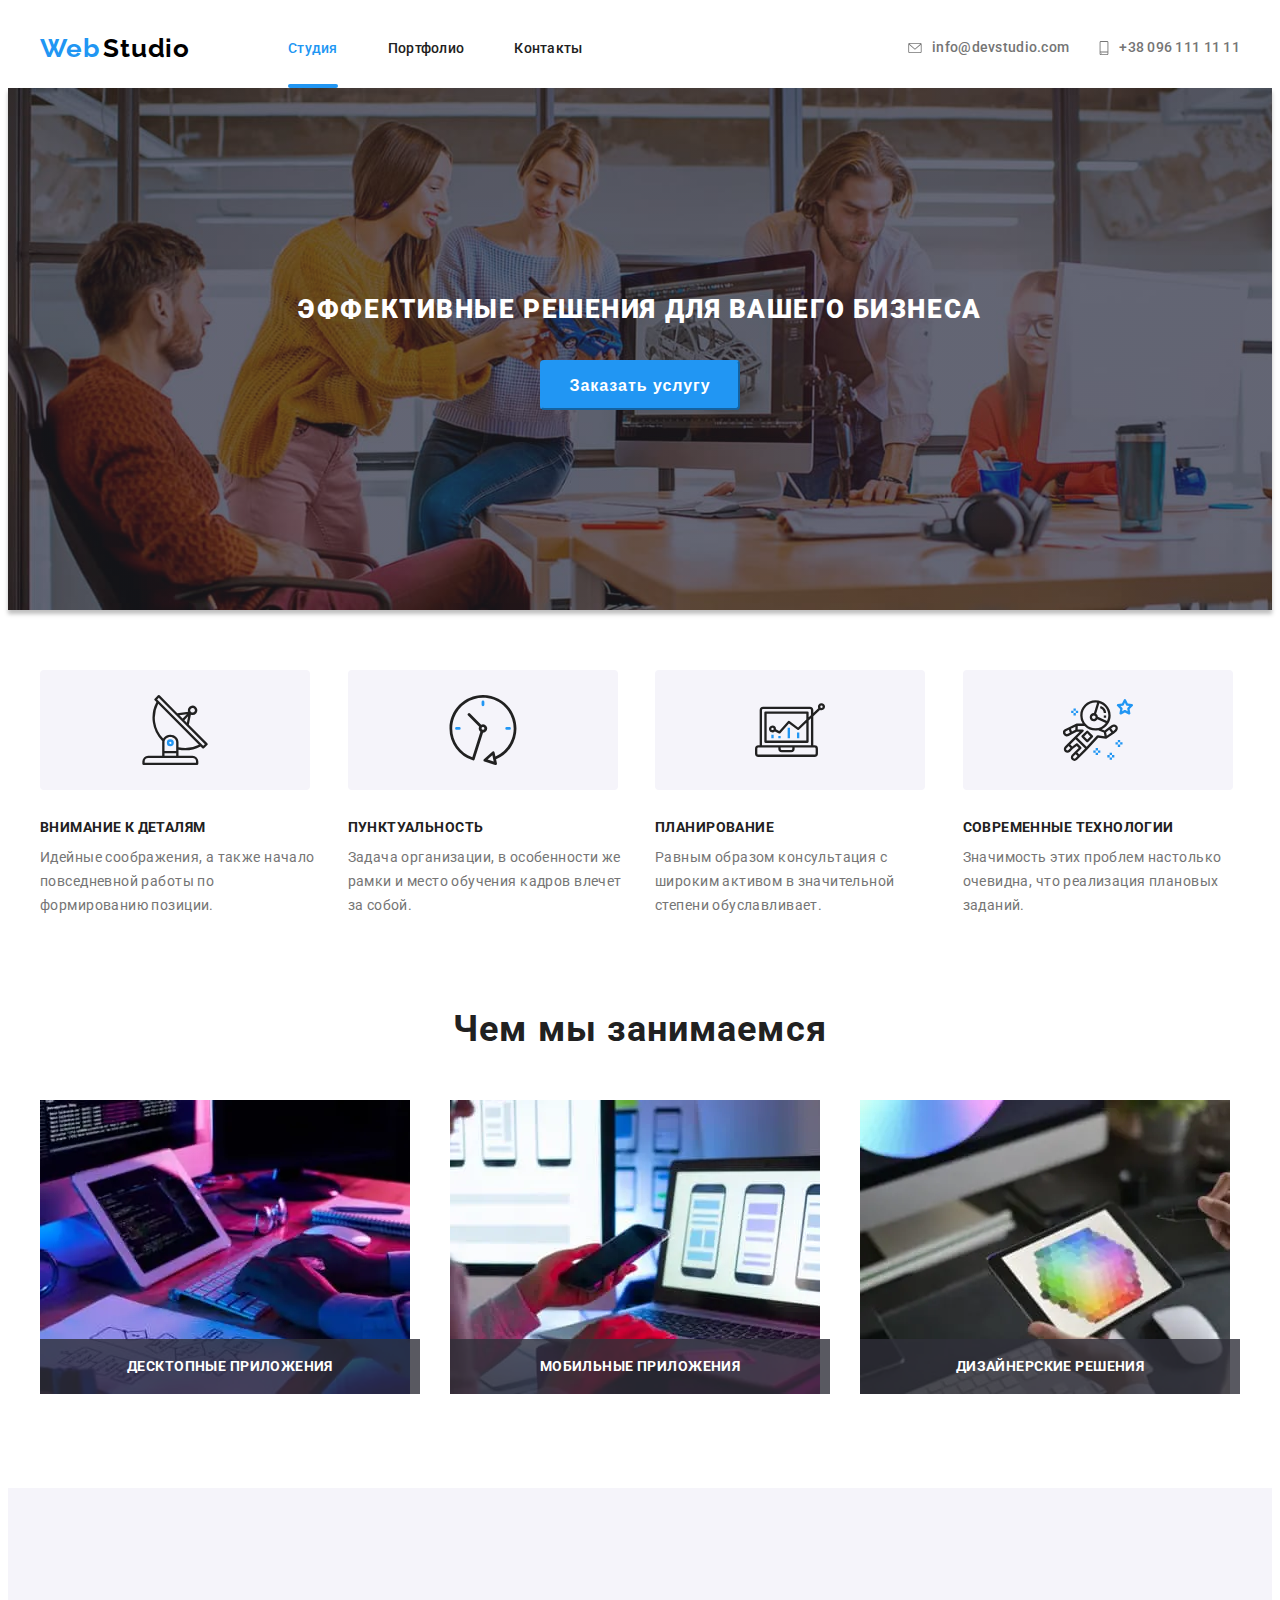
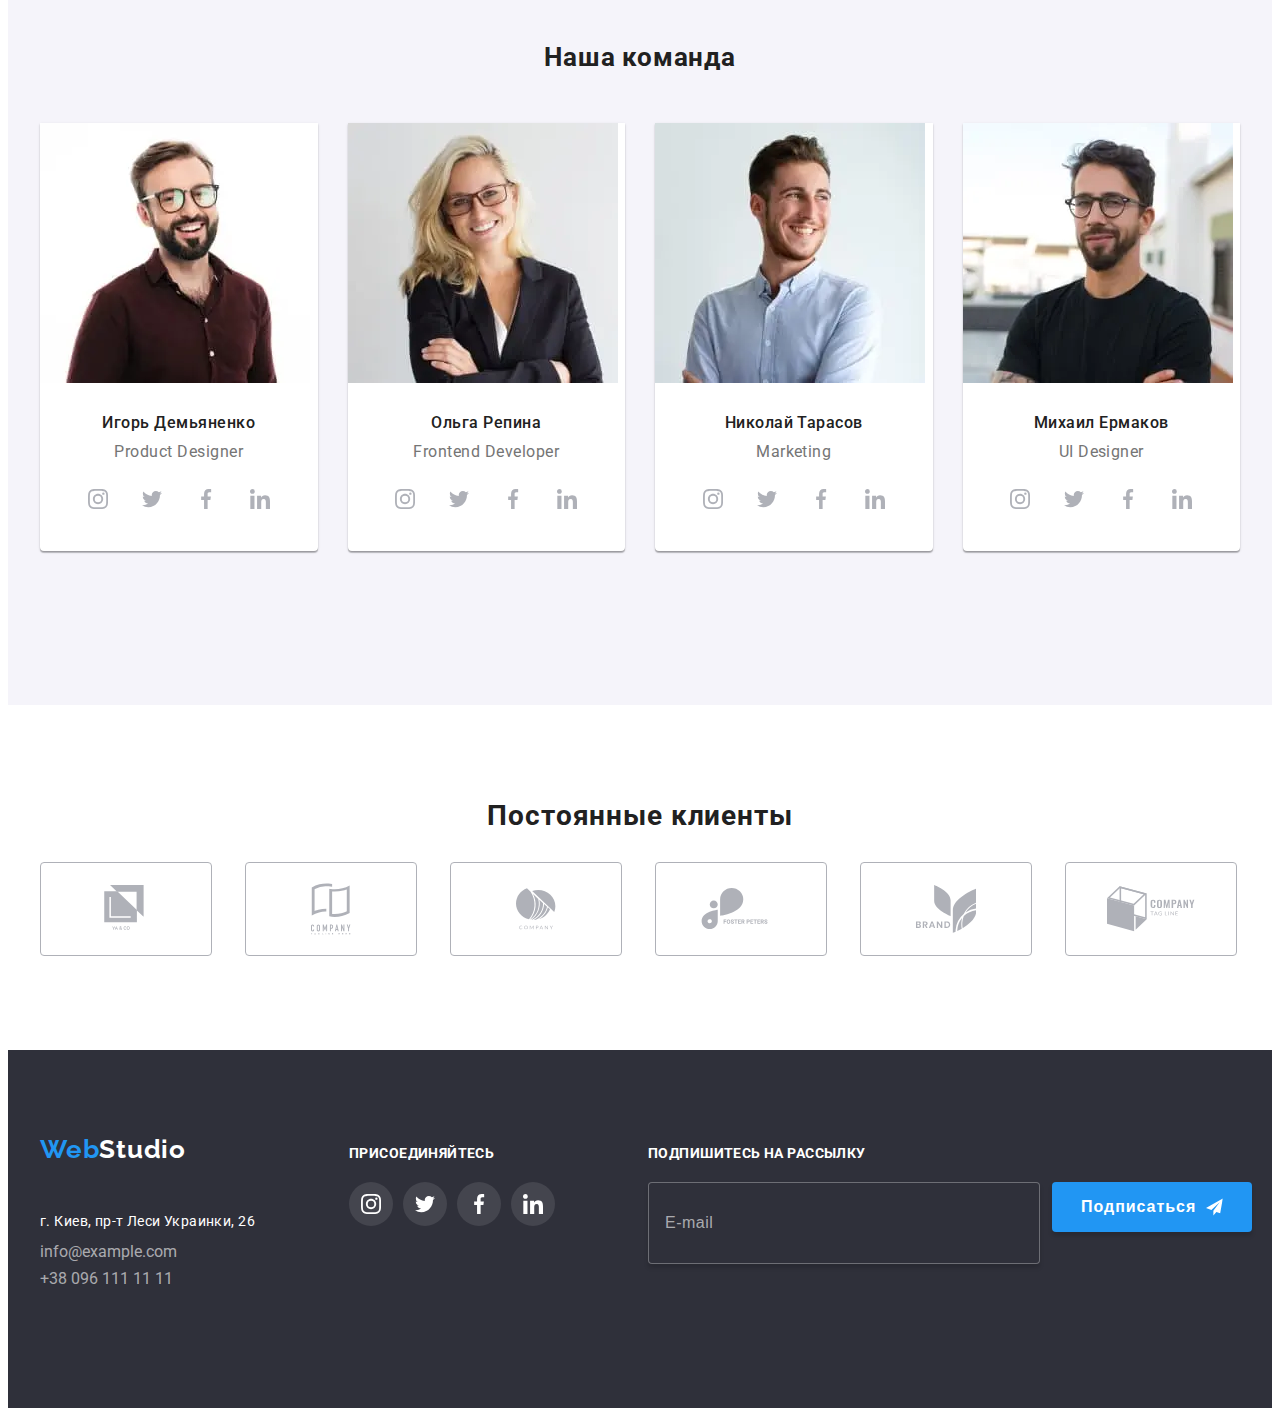
<file: index.html>
<!DOCTYPE html>
<html lang="ru">
  <head>
    <meta charset="UTF-8" />
    <meta http-equiv="X-UA-Compatible" content="IE=edge" />
    <meta name="viewport" content="width=device-width, initial-scale=1.0" />
    <link rel="preconnect" href="https://fonts.gstatic.com" />
    <link
      href="https://fonts.googleapis.com/css2?family=Raleway:wght@700&family=Roboto:wght@400;500;700;900&display=swap"
      rel="stylesheet"
    />
    <link
      rel="stylesheet"
      href="https://cdnjs.cloudflare.com/ajax/libs/modern-normalize/1.0.0/modern-normalize.min.css"
      integrity="sha512-ISS7cAi1PEhQ8jnbJpJZMd29NlhNj4AWYyLOSp2CE/CsHxTCu+r+t0D2yoJudVrd0/8fTVPUVDzY5Tvli75u/g=="
      crossorigin="anonymous"
    />
    <link rel="stylesheet" href="./css/main.min.css" />
    <title>Web Studio</title>
  </head>
  <body>
    <!--Header-->

    <header class="header">
      <div class="header-container container">
        <nav class="navigation">
          <a class="logo link" href="" lang="en">
            <span class="logo__web">Web</span>
            <span class="logo__studio">Studio</span>
          </a>
          <ul class="menu list">
            <li class="menu__item">
              <a class="menu__link link current" href="">Студия</a>
            </li>
            <li class="menu__item">
              <a class="menu__link link" href="./portfolio.html">Портфолио</a>
            </li>
            <li class="menu__item">
              <a class="menu__link link" href="">Контакты</a>
            </li>
          </ul>
        </nav>

        <ul class="contact list">
          <li class="contact__list link">
            <a class="contact__mail link" href="mailto:info@devstudio.com">
              <svg class="contact__icon_mail" width="16px" height="12px">
                <use href="./images/icons.svg#icon-mail"></use>
              </svg>
              info@devstudio.com
            </a>
          </li>
          <li class="contact_list link">
            <a class="contact__tel link" href="tel:+380961111111">
              <svg class="contact__icon_tel" width="10px" height="16px">
                <use href="./images/icons.svg#icon-smartphone"></use>
              </svg>
              +38 096 111 11 11
            </a>
          </li>
        </ul>

        <button type="button" class="burger-btn" data-menu-button>
          <svg class="burger-btn__icon" width="24px" height="16px">
            <use href="./images/icons.svg#burger"></use>
          </svg>
        </button>
      </div>
    <div class="mobile-menu" data-menu>
        <button type="button" class="mobile-menu__close-button" data-menu-close>
            <svg class="mobile-menu__close-icon">
                <use href="./images/icons.svg#icon-close-btm"></use>
            </svg>
        </button>
        <ul class="mobile-menu__list list">
            <li class="mobile-menu__item">
                <a class="mobile-menu__link mobile-menu__link_current link" href="./index.html">Студия</a>
            </li>
            <li class="mobile-menu__item">
                <a class="mobile-menu__link link" href="./portfolio.html">Портфолио</a>
            </li>
            <li class="mobile-menu__item">
                <a class="mobile-menu__link link" href="">Контакты</a>
            </li>
        </ul>
        <ul class="mobile-contacts list">
            <li class="mobile-contacts__tell">
                <a class="mobile-contacts__link-tell link" href="tel:+380961111111">
                    +38 096 111 11 11
                </a>
            </li>
            <li class="mobile-contacts__mail">
                <a class="mobile-contacts__link-mail link" href="mailto:info@devstudio.com" lang="en">
                    info@devstudio.com
                </a>
            </li>
        </ul>
        <ul class="mobile-social list">
            <li class="mobile-social__item">
                <a href="" class="mobile-social__link link">
                    Instagram
                </a>
            </li>
            <li class="mobile-social__item">
                <a href="" class="mobile-social__link link">
                    Twitter
                </a>
            </li>
            <li class="mobile-social__item">
                <a href="" class="mobile-social__link link">
                    Facebook
                </a>
            </li>
            <li class="mobile-social__item">
                <a href="" class="mobile-social__link link">
                    LinkedIn
                </a>
            </li>
        </ul>
    </div>
    </header>

    <!--Main-->
    <main>
      <!--HERO-->
      <section class="hero">
        <div class="hero-area">
          <h1 class="hero-area__title">
            Эффективные решения для вашего бизнеса
          </h1>
          <button class="hero-area__btn" type="button" data-modal-open>
            Заказать услугу
          </button>
        </div>
      </section>

      <!--Features-->
      <section class="features">
        <div class="features-area container">
          <ul class="features-area__list list">
            <li class="features-area__item">
              <div class="features-area__link">
                <svg class="features-area__icon" width="70px" height="70px">
                  <use href="./images/icons.svg#icon-antenna"></use>
                </svg>
              </div>
              <h3 class="features-area__title">Внимание к деталям</h3>
              <p class="features-area__text">
                Идейные соображения, а также начало повседневной работы по
                формированию позиции.
              </p>
            </li>
            <li class="features-area__item">
              <div class="features-area__link">
                <svg class="features-area__icon" width="70px" height="70px">
                  <use href="./images/icons.svg#icon-clock"></use>
                </svg>
              </div>
              <h3 class="features-area__title">Пунктуальность</h3>
              <p class="features-area__text">
                Задача организации, в особенности же рамки и место обучения
                кадров влечет за собой.
              </p>
            </li>
            <li class="features-area__item">
              <div class="features-area__link">
                <svg class="features-area__icon" width="70px" height="70px">
                  <use href="./images/icons.svg#icon-diagram"></use>
                </svg>
              </div>
              <h3 class="features-area__title">Планирование</h3>
              <p class="features-area__text">
                Равным образом консультация с широким активом в значительной
                степени обуславливает.
              </p>
            </li>
            <li class="features-area__item">
              <div class="features-area__link">
                <svg class="features-area__icon" width="70px" height="70px">
                  <use href="./images/icons.svg#icon-astronaut"></use>
                </svg>
              </div>
              <h3 class="features-area__title">Современные технологии</h3>
              <p class="features-area__text">
                Значимость этих проблем настолько очевидна, что реализация
                плановых заданий.
              </p>
            </li>
          </ul>
        </div>
      </section>

      <!--About-->
      <section class="about container">
        <div class="about-area">
          <h2 class="about-area__title title">Чем мы занимаемся</h2>
          <ul class="about-area__list list">
            <li class="about-area__link">
              <picture>
                <source
                  srcset="
                    ./images/index/about/about-dekstop-1.webp    1x,
                    ./images/index/about/about-dekstop-1@2x.webp 2x
                  "
                  media="(min-width:1200px)"
                  type="image/webp"
                />
                <source
                  srcset="
                    ./images/index/about/about-dekstop-1.jpg    1x,
                    ./images/index/about/about-dekstop-1@2x.jpg 2x
                  "
                  media="(min-width:1200px)"
                />
                <img
                  class="about-area__item"
                  src="./images/index/about/about-dekstop-1.jpg"
                  alt="чем мы занимаемся"
                />
              </picture>
              <div class="about-area__text-container">
                <p class="about-area__text">Десктопные приложения</p>
              </div>
            </li>
            <li class="about-area__link">
              <picture>
                <source
                  srcset="
                    ./images/index/about/about-dekstop-2.webp    1x,
                    ./images/index/about/about-dekstop-2@2x.webp 2x
                  "
                  media="(min-width:1200px)"
                  type="image/webp"
                />
                <source
                  srcset="
                    ./images/index/about/about-dekstop-2.jpg    1x,
                    ./images/index/about/about-dekstop-2@2x.jpg 2x
                  "
                  media="(min-width:1200px)"
                />
                <img
                  class="about-area__item"
                  src="./images/index/about/about-dekstop-2.jpg"
                  alt="чем мы занимаемся"
                />
              </picture>
              <div class="about-area__text-container">
                <p class="about-area__text">Мобильные приложения</p>
              </div>
            </li>
            <li class="about-area__link">
              <picture>
                <source
                  srcset="
                    ./images/index/about/about-dekstop-3.webp    1x,
                    ./images/index/about/about-dekstop-3@2x.webp 2x
                  "
                  media="(min-width:1200px)"
                  type="image/webp"
                />
                <source
                  srcset="
                    ./images/index/about/about-dekstop-3.jpg    1x,
                    ./images/index/about/about-dekstop-3@2x.jpg 2x
                  "
                  media="(min-width:1200px)"
                />
                <img
                  class="about-area__item"
                  src="./images/index/about/about-dekstop-3.jpg"
                  alt="чем мы занимаемся"
                />
              </picture>
              <div class="about-area__text-container">
                <p class="about-area__text">Дизайнерские решения</p>
              </div>
            </li>
          </ul>
        </div>
      </section>

      <!--Team-->
      <section class="team">
        <div class="team-area container">
          <h2 class="team-area__title title">Наша команда</h2>

          <ul class="team-area__list list">
            <li class="team-area__item">
              <picture>
                <source
                  srcset="
                    ./images/index/team/igor-desktop.webp    1x,
                    ./images/index/team/igor-desktop@2x.webp 2x
                  "
                  media="(min-width:1200px)"
                  type="image/webp"
                />
                <source
                  srcset="
                    ./images/index/team/igor-desktop.jpg    1x,
                    ./images/index/team/igor-desktop@2x.jpg 2x
                  "
                  media="(min-width:1200px)"
                />
                <source
                  srcset="
                    ./images/index/team/igor-tablet.webp    1x,
                    ./images/index/team/igor-tablet@2x.webp 2x
                  "
                  media="(min-width:768px)"
                  type="image/webp"
                />
                <source
                  srcset="
                    ./images/index/team/igor-tablet.jpg    1x,
                    ./images/index/team/igor-tablet@2x.jpg 2x
                  "
                  media="(min-width:768px)"
                />
                <source
                  srcset="
                    ./images/index/team/igor-mobile.webp    1x,
                    ./images/index/team/igor-mobile@2x.webp 2x
                  "
                  media="(min-width:320px)"
                  type="image/webp"
                />
                <source
                  srcset="
                    ./images/index/team/igor-mobile.jpg    1x,
                    ./images/index/team/igor-mobile@2x.jpg 2x
                  "
                  media="(min-width:320px)"
                />
                <img
                  class="team-area__img"
                  src="./images/index/team/igor-mobile.jpg"
                  alt="Игорь Демьяненко"
                />
              </picture>
              <div class="team-area__info-container">
                <h3 class="team-area__developer" lang="ru">Игорь Демьяненко</h3>
                <p class="team-area__developer-direction" lang="en">
                  Product Designer
                </p>
                <ul class="team-area__social-list">
                  <li class="team-area__social-links list">
                    <a href="" class="team-area__social-link link">
                      <svg
                        class="team-area__social-icon"
                        width="20px"
                        height="20px"
                      >
                        <use href="./images/icons.svg#icon-instagram"></use>
                      </svg>
                    </a>
                  </li>
                  <li class="team-area__social-links list">
                    <a href="" class="team-area__social-link link">
                      <svg
                        class="team-area__social-icon"
                        width="20px"
                        height="20px"
                      >
                        <use href="./images/icons.svg#icon-twitter"></use>
                      </svg>
                    </a>
                  </li>
                  <li class="team-area__social-links list">
                    <a href="" class="team-area__social-link link">
                      <svg
                        class="team-area__social-icon"
                        width="20px"
                        height="20px"
                      >
                        <use href="./images/icons.svg#icon-facebook"></use>
                      </svg>
                    </a>
                  </li>
                  <li class="team-area__social-links list">
                    <a href="" class="team-area__social-link link">
                      <svg
                        class="team-area__social-icon"
                        width="20px"
                        height="20px"
                      >
                        <use href="./images/icons.svg#icon-linkedin"></use>
                      </svg>
                    </a>
                  </li>
                </ul>
              </div>
            </li>
            <li class="team-area__item">
              <picture>
                <source
                  srcset="
                    ./images/index/team/olga-desktop.webp    1x,
                    ./images/index/team/olga-desktop@2x.webp 2x
                  "
                  media="(min-width:1200px)"
                  type="image/webp"
                />
                <source
                  srcset="
                    ./images/index/team/olga-desktop.jpg    1x,
                    ./images/index/team/olga-desktop@2x.jpg 2x
                  "
                  media="(min-width:1200px)"
                />
                <source
                  srcset="
                    ./images/index/team/olga-tablet.webp    1x,
                    ./images/index/team/olga-tablet@2x.webp 2x
                  "
                  media="(min-width:768px)"
                  type="image/webp"
                />
                <source
                  srcset="
                    ./images/index/team/olga-tablet.jpg    1x,
                    ./images/index/team/olga-tablet@2x.jpg 2x
                  "
                  media="(min-width:768px)"
                />
                <source
                  srcset="
                    ./images/index/team/olga-mobile.webp    1x,
                    ./images/index/team/olga-mobile@2x.webp 2x
                  "
                  media="(min-width:320px)"
                  type="image/webp"
                />
                <source
                  srcset="
                    ./images/index/team/olga-mobile.jpg    1x,
                    ./images/index/team/olga-mobile@2x.jpg 2x
                  "
                  media="(min-width:320px)"
                />
                <img
                  class="team-area__img"
                  src="./images/index/team/olga-mobile.jpg"
                  alt="Ольга Репина"
                />
              </picture>
              <div class="team-area__info-container">
                <h3 class="team-area__developer" lang="ru">Ольга Репина</h3>
                <p class="team-area__developer-direction" lang="en">
                  Frontend Developer
                </p>
                <ul class="team-area__social-list">
                  <li class="team-area__social-links list">
                    <a href="" class="team-area__social-link link">
                      <svg
                        class="team-area__social-icon"
                        width="20px"
                        height="20px"
                      >
                        <use href="./images/icons.svg#icon-instagram"></use>
                      </svg>
                    </a>
                  </li>
                  <li class="team-area__social-links list">
                    <a href="" class="team-area__social-link link">
                      <svg
                        class="team-area__social-icon"
                        width="20px"
                        height="20px"
                      >
                        <use href="./images/icons.svg#icon-twitter"></use>
                      </svg>
                    </a>
                  </li>
                  <li class="team-area__social-links list">
                    <a href="" class="team-area__social-link link">
                      <svg
                        class="team-area__social-icon"
                        width="20px"
                        height="20px"
                      >
                        <use href="./images/icons.svg#icon-facebook"></use>
                      </svg>
                    </a>
                  </li>
                  <li class="team-area__social-links list">
                    <a href="" class="team-area__social-link link">
                      <svg
                        class="team-area__social-icon"
                        width="20px"
                        height="20px"
                      >
                        <use href="./images/icons.svg#icon-linkedin"></use>
                      </svg>
                    </a>
                  </li>
                </ul>
              </div>
            </li>
            <li class="team-area__item">
              <picture>
                <source
                  srcset="
                    ./images/index/team/nikolai-desktop.webp    1x,
                    ./images/index/team/nikolai-desktop@2x.webp 2x
                  "
                  media="(min-width:1200px)"
                  type="image/webp"
                />
                <source
                  srcset="
                    ./images/index/team/nikolai-desktop.jpg    1x,
                    ./images/index/team/nikolai-desktop@2x.jpg 2x
                  "
                  media="(min-width:1200px)"
                />
                <source
                  srcset="
                    ./images/index/team/nikolai-tablet.webp    1x,
                    ./images/index/team/nikolai-tablet@2x.webp 2x
                  "
                  media="(min-width:768px)"
                  type="image/webp"
                />
                <source
                  srcset="
                    ./images/index/team/nikolai-tablet.jpg    1x,
                    ./images/index/team/nikolai-tablet@2x.jpg 2x
                  "
                  media="(min-width:768px)"
                />
                <source
                  srcset="
                    ./images/index/team/nikolai-mobile.webp    1x,
                    ./images/index/team/nikolai-mobile@2x.webp 2x
                  "
                  media="(min-width:320px)"
                  type="image/webp"
                />
                <source
                  srcset="
                    ./images/index/team/nikolai-mobile.jpg    1x,
                    ./images/index/team/nikolai-mobile@2x.jpg 2x
                  "
                  media="(min-width:320px)"
                />
                <img
                  class="team-area__img"
                  src="./images/index/team/nikolai-mobile.jpg"
                  alt="Николай Тарасов"
                />
              </picture>
              <div class="team-area__info-container">
                <h3 class="team-area__developer" lang="ru">Николай Тарасов</h3>
                <p class="team-area__developer-direction" lang="en">
                  Marketing
                </p>
                <ul class="team-area__social-list">
                  <li class="team-area__social-links list">
                    <a href="" class="team-area__social-link link">
                      <svg
                        class="team-area__social-icon"
                        width="20px"
                        height="20px"
                      >
                        <use href="./images/icons.svg#icon-instagram"></use>
                      </svg>
                    </a>
                  </li>
                  <li class="team-area__social-links list">
                    <a href="" class="team-area__social-link link">
                      <svg
                        class="team-area__social-icon"
                        width="20px"
                        height="20px"
                      >
                        <use href="./images/icons.svg#icon-twitter"></use>
                      </svg>
                    </a>
                  </li>
                  <li class="team-area__social-links list">
                    <a href="" class="team-area__social-link link">
                      <svg
                        class="team-area__social-icon"
                        width="20px"
                        height="20px"
                      >
                        <use href="./images/icons.svg#icon-facebook"></use>
                      </svg>
                    </a>
                  </li>
                  <li class="team-area__social-links list">
                    <a href="" class="team-area__social-link link">
                      <svg
                        class="team-area__social-icon"
                        width="20px"
                        height="20px"
                      >
                        <use href="./images/icons.svg#icon-linkedin"></use>
                      </svg>
                    </a>
                  </li>
                </ul>
              </div>
            </li>
            <li class="team-area__item">
              <picture>
                <source
                  srcset="
                    ./images/index/team/michail-desktop.webp    1x,
                    ./images/index/team/michail-desktop@2x.webp 2x
                  "
                  media="(min-width:1200px)"
                  type="image/webp"
                />
                <source
                  srcset="
                    ./images/index/team/michail-desktop.jpg    1x,
                    ./images/index/team/michail-desktop@2x.jpg 2x
                  "
                  media="(min-width:1200px)"
                />
                <source
                  srcset="
                    ./images/index/team/michail-tablet.webp    1x,
                    ./images/index/team/michail-tablet@2x.webp 2x
                  "
                  media="(min-width:768px)"
                  type="image/webp"
                />
                <source
                  srcset="
                    ./images/index/team/michail-tablet.jpg    1x,
                    ./images/index/team/michail-tablet@2x.jpg 2x
                  "
                  media="(min-width:768px)"
                />
                <source
                  srcset="
                    ./images/index/team/michail-mobile.webp    1x,
                    ./images/index/team/michail-mobile@2x.webp 2x
                  "
                  media="(min-width:320px)"
                  type="image/webp"
                />
                <source
                  srcset="
                    ./images/index/team/michail-mobile.jpg    1x,
                    ./images/index/team/michail-mobile@2x.jpg 2x
                  "
                  media="(min-width:320px)"
                />
                <img
                  class="team-area__img"
                  src="./images/index/team/michail-mobile.jpg"
                  alt="Михаил Ермаков"
                />
              </picture>
              <div class="team-area__info-container">
                <h3 class="team-area__developer" lang="ru">Михаил Ермаков</h3>
                <p class="team-area__developer-direction" lang="en">
                  UI Designer
                </p>
                <ul class="team-area__social-list">
                  <li class="team-area__social-links list">
                    <a href="" class="team-area__social-link link">
                      <svg
                        class="team-area__social-icon"
                        width="20px"
                        height="20px"
                      >
                        <use href="./images/icons.svg#icon-instagram"></use>
                      </svg>
                    </a>
                  </li>
                  <li class="team-area__social-links list">
                    <a href="" class="team-area__social-link link">
                      <svg
                        class="team-area__social-icon"
                        width="20px"
                        height="20px"
                      >
                        <use href="./images/icons.svg#icon-twitter"></use>
                      </svg>
                    </a>
                  </li>
                  <li class="team-area__social-links list">
                    <a href="" class="team-area__social-link link">
                      <svg
                        class="team-area__social-icon"
                        width="20px"
                        height="20px"
                      >
                        <use href="./images/icons.svg#icon-facebook"></use>
                      </svg>
                    </a>
                  </li>
                  <li class="team-area__social-links list">
                    <a href="" class="team-area__social-link link">
                      <svg
                        class="team-area__social-icon"
                        width="20px"
                        height="20px"
                      >
                        <use href="./images/icons.svg#icon-linkedin"></use>
                      </svg>
                    </a>
                  </li>
                </ul>
              </div>
            </li>
          </ul>
        </div>
      </section>
      <!--Clients-->
      <section class="clients">
        <div class="clients-container container">
          <h2 class="clients__title title">Постоянные клиенты</h2>
          <ul class="clients__list list">
            <li class="clients__items link">
              <a class="clients__link" href="">
                <svg class="clients__icon icon-1" width="44px" height="48px">
                  <use href="./images/icons.svg#icon-logo1"></use>
                </svg>
              </a>
            </li>
            <li class="clients__items link">
              <a class="clients__link" href="">
                <svg class="clients__icon icon-2" width="40px" height="52px">
                  <use href="./images/icons.svg#icon-logo2"></use>
                </svg>
              </a>
            </li>
            <li class="clients__items link">
              <a class="clients__link" href="">
                <svg class="clients__icon icon-3" width="40px" height="42px">
                  <use href="./images/icons.svg#icon-logo3"></use>
                </svg>
              </a>
            </li>
            <li class="clients__items link">
              <a class="clients__link" href="">
                <svg class="clients__icon icon-4" width="80px" height="42px">
                  <use href="./images/icons.svg#icon-logo4"></use>
                </svg>
              </a>
            </li>
            <li class="clients__items link">
              <a class="clients__link" href="">
                <svg class="clients__icon icon-5" width="60px" height="48px">
                  <use href="./images/icons.svg#icon-logo5"></use>
                </svg>
              </a>
            </li>
            <li class="clients__items link">
              <a class="clients__link" href="">
                <svg class="clients__icon icon-6" width="88px" height="46px">
                  <use href="./images/icons.svg#icon-logo6"></use>
                </svg>
              </a>
            </li>
          </ul>
        </div>
      </section>
    </main>
    <!--Footer-->
    <footer class="footer">
      <div class="footer-container container">
        <div class="footer-container_tablet">
          <div class="footer-contact">
            <a class="footer__logo link" href="" lang="en">
              <div class="footer__logo-container">
                <span class="logo__web">Web</span>
                <span class="logo__footer-studio">Studio</span>
              </div>
            </a>
            <address class="address container">
              <div class="address-container">
                <ul class="address__list list">
                  <li class="address__item">
                    <a
                      class="address__link_geo link"
                      href="https://goo.gl/maps/1xMKTDYnkmWsLrc38"
                      target="blank"
                      >г. Киев, пр-т Леси Украинки, 26
                    </a>
                  </li>
                  <li class="address__item">
                    <a
                      class="address__link_mail-tel link"
                      href="mailto:info@example.com"
                      >info@example.com</a
                    >
                  </li>
                  <li class="address__item">
                    <a
                      class="address__link_mail-tel link"
                      href="tel:+380961111111"
                      >+38 096 111 11 11</a
                    >
                  </li>
                </ul>
              </div>
            </address>
          </div>
          <div class="footer-social">
            <b class="footer-social__title">присоединяйтесь</b>
            <ul class="footer-social__list list">
              <li class="footer-social__links">
                <a href="" class="footer-social__link link">
                  <svg
                    class="footer-social__link-icon"
                    width="20px"
                    height="20px"
                  >
                    <use href="./images/icons.svg#icon-instagram"></use>
                  </svg>
                </a>
              </li>
              <li class="footer-social__links">
                <a href="" class="footer-social__link link">
                  <svg
                    class="footer-social__link-icon"
                    width="20px"
                    height="20px"
                  >
                    <use href="./images/icons.svg#icon-twitter"></use>
                  </svg>
                </a>
              </li>
              <li class="footer-social__links">
                <a href="" class="footer-social__link link">
                  <svg
                    class="footer-social__link-icon"
                    width="20px"
                    height="20px"
                  >
                    <use href="./images/icons.svg#icon-facebook"></use>
                  </svg>
                </a>
              </li>
              <li class="footer-social__links">
                <a href="" class="footer-social__link link">
                  <svg
                    class="footer-social__link-icon"
                    width="20px"
                    height="20px"
                  >
                    <use href="./images/icons.svg#icon-linkedin"></use>
                  </svg>
                </a>
              </li>
            </ul>
          </div>
        </div>
        <div class="footer-active-container">
          <form action="#" class="footer-active-form">
            <div class="footer-active">
              <b class="footer-active__title">Подпишитесь на рассылку</b>
              <label class="footer-active__mail">
                <input
                  type="email"
                  name="footer-user-mail"
                  class="footer-active__user-mail"
                  placeholder="E-mail"
                  autocomplete="off"
                />
                <button type="submit" class="footer-active__btn">
                  Подписаться
                  <svg class="footer-active__btn-icon" width="24" height="24">
                    <use href="./images/icons.svg#icon-footer-send"></use>
                  </svg>
                </button>
              </label>
            </div>
          </form>
        </div>
      </div>
    </footer>

    <!--Modal window-->

    <div class="backdrop is-hidden" data-modal>
      <div class="modal">
        <button class="modal__close-btm" type="button" data-modal-close>
          <svg class="modal__close-btm-item" width="18px" height="18px">
            <use href="./images/icons.svg#icon-close-btm"></use>
          </svg>
        </button>

        <b class="modal__title">Оставьте свои данные, мы вам перезвоним</b>

        <form action="#" class="modal__form">
          <label class="modal__form-field">
            Имя
            <span class="modal__form-input-wrapper">
              <input
                type="text"
                name="user-name"
                class="modal__form-input"
                minlength="2"
                autocomplete="off"
              />
              <svg class="modal__icon" width="12px" height="12px">
                <use href="./images/icons.svg#icon-modal-name"></use>
              </svg>
            </span>
          </label>
          <label class="modal__form-field">
            Телефон
            <span class="modal__form-input-wrapper">
              <input
                type="tel"
                name="user-phone"
                class="modal__form-input"
                pattern="[0-9]{3}-[0-9]{3}-[0-9]{2}-[0-9]{2}"
                title="096-111-11-11"
                autocomplete="off"
              />
              <svg class="modal__icon" width="13px" height="13px">
                <use
                  href="./images/icons.svg#icon-modal-tel"
                ></use>
              </svg>
            </span>
          </label>
          <label class="modal__form-field">
            Почта
            <span class="modal__form-input-wrapper">
              <input
                type="email"
                name="user-mail"
                class="modal__form-input"
                autocomplete="off"
              />
              <svg class="modal__icon" width="15px" height="12px">
                <use
                  href="./images/icons.svg#icon-modal-mail"
                ></use>
              </svg>
            </span>
          </label>
          <label class="modal__form-field">
            Комментарий
            <textarea name="user-message" class="modal__form-message" placeholder="Введите текст"></textarea>
          </label>

          <input type="checkbox" id="user-term" name="user-term" class="modal__form-term visually-hidden"/>
          <label for="user-term" class="modal__form-check-desc">Соглашаюсь с рассылкой и принимаю&nbsp;
              <a class="modal__link" href="">Условия договора</a>
          </label>

          <button type="submit" class="modal__form-btn">Отправить</button>

        </form>
      </div>
    </div>

    <script src="./js/mobil-menu.js"></script>
    <script src="./js/modal.js"></script>
  </body>
</html>
</file>
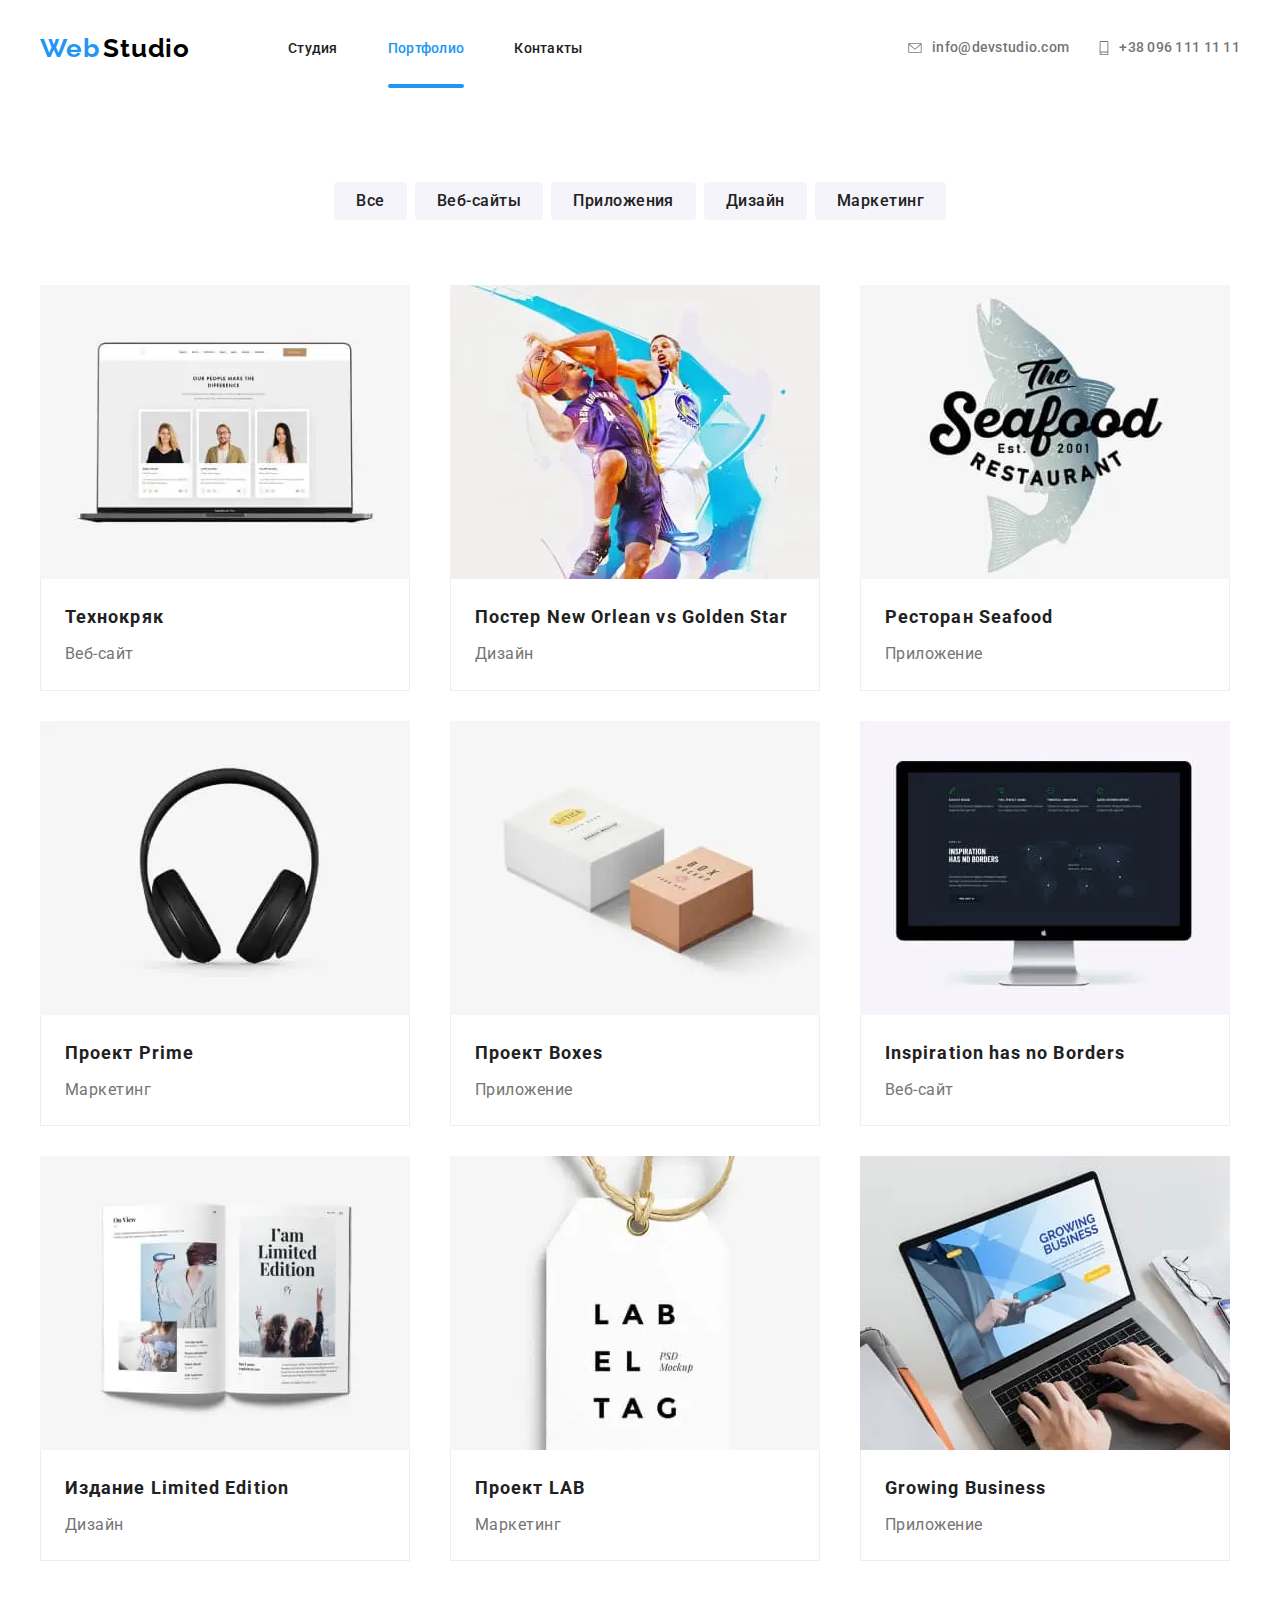
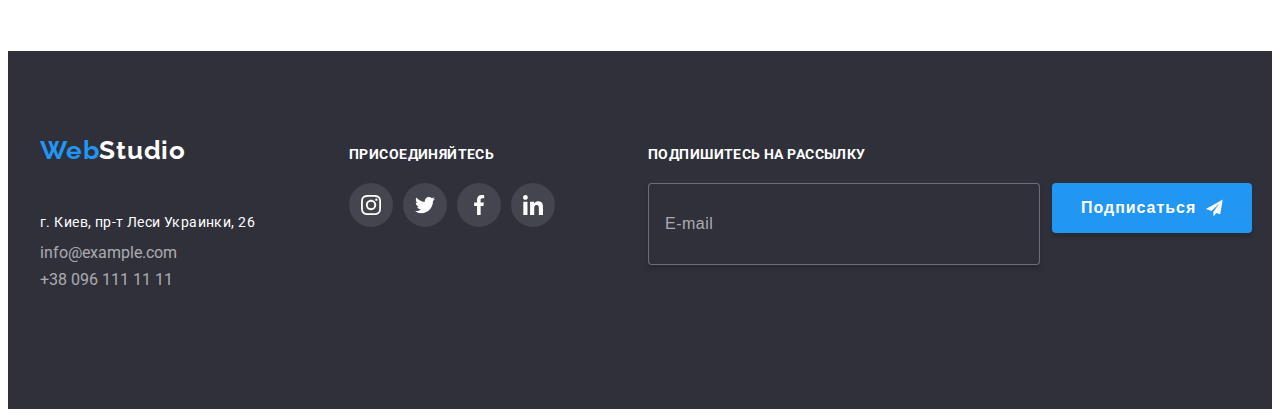
<file: portfolio.html>
<!DOCTYPE html>
<html lang="ru">
<head>
    <meta charset="UTF-8">
    <meta http-equiv="X-UA-Compatible" content="IE=edge">
    <meta name="viewport" content="width=device-width, initial-scale=1.0">
    <link rel="preconnect" href="https://fonts.gstatic.com">
    <link
        href="https://fonts.googleapis.com/css2?family=Raleway:wght@700&family=Roboto:wght@400;500;700;900&display=swap"
        rel="stylesheet">
    <link rel="stylesheet" href="https://cdnjs.cloudflare.com/ajax/libs/modern-normalize/1.0.0/modern-normalize.min.css"
        integrity="sha512-ISS7cAi1PEhQ8jnbJpJZMd29NlhNj4AWYyLOSp2CE/CsHxTCu+r+t0D2yoJudVrd0/8fTVPUVDzY5Tvli75u/g=="
        crossorigin="anonymous" />
    <link rel="stylesheet" href="./css/main.min.css">
    <title>Портфолио</title>
</head>
<body>
    <header class="header">
            <div class="header-container container">
                <nav class="navigation">
                    <h1 hidden>Portfolio</h1>
                    <a class="logo link" href="" lang="en">
                        <span class="logo__web">Web</span>
                        <span class="logo__studio">Studio</span>
                    </a>
                    <ul class="menu list">
                        <li class="menu__item">
                            <a class="menu__link link" href="./index.html">Студия</a>
                        </li>
                        <li class="menu__item">
                            <a class="menu__link link current" href="./portfolio.html">Портфолио</a>
                        </li>
                        <li class="menu__item">
                            <a class="menu__link link" href="">Контакты</a>
                        </li>
                    </ul>
                </nav>
                <ul class="contact list">
                    <li class="contact__list link">
                        <a class="contact__mail link" href="mailto:info@devstudio.com">
                            <svg class="contact__icon_mail"  width="16px" height="12px">
                                <use href="./images/icons.svg#icon-mail"></use>
                            </svg>
                            info@devstudio.com
                        </a>
                    </li>
                    <li class="contact_list link">
                        <a class="contact__tel link" href="tel:+380961111111">
                            <svg class="contact__icon_tel"  width="10px" height="16px">
                                <use href="./images/icons.svg#icon-smartphone"></use>
                            </svg>
                            +38 096 111 11 11
                        </a>
                    </li>
                </ul>

                <button type="button" class="burger-btn" data-menu-button>
                    <svg class="burger-btn__icon" width="24px" height="16px">
                        <use href="./images/icons.svg#burger"></use>
                    </svg>
                </button>

                <div class="mobile-menu" data-menu>
                    <button type="button" class="mobile-menu__close-button" data-menu-close>
                        <svg class="mobile-menu__close-icon">
                            <use href="./images/icons.svg#icon-close-btm"></use>
                        </svg>
                    </button>
                    <ul class="mobile-menu__list list">
                        <li class="mobile-menu__item">
                            <a class="mobile-menu__link link" href="./index.html">Студия</a>
                        </li>
                        <li class="mobile-menu__item">
                            <a class="mobile-menu__link mobile-menu__link_current link" href="./portfolio.html">Портфолио</a>
                        </li>
                        <li class="mobile-menu__item">
                            <a class="mobile-menu__link link" href="">Контакты</a>
                        </li>
                    </ul>
                    <ul class="mobile-contacts list">
                        <li class="mobile-contacts__tell">
                            <a class="mobile-contacts__link-tell link" href="tel:+380961111111">
                                +38 096 111 11 11
                            </a>
                        </li>
                        <li class="mobile-contacts__mail">
                            <a class="mobile-contacts__link-mail link" href="mailto:info@devstudio.com" lang="en">
                                info@devstudio.com
                            </a>
                        </li>
                    </ul>
                    <ul class="mobile-social list">
                        <li class="mobile-social__item">
                            <a href="" class="mobile-social__link link">
                                Instagram
                            </a>
                        </li>
                        <li class="mobile-social__item">
                            <a href="" class="mobile-social__link link">
                                Twitter
                            </a>
                        </li>
                        <li class="mobile-social__item">
                            <a href="" class="mobile-social__link link">
                                Facebook
                            </a>
                        </li>
                        <li class="mobile-social__item">
                            <a href="" class="mobile-social__link link">
                                LinkedIn
                            </a>
                        </li>
                    </ul>
                </div>

        </div>  
    </header>
    <main>
        <!--BUTTONS-->
        <section class="buttons container">
            <h2 class="buttons__title visually-hidden">Buttons</h2>
            <ul class="buttons__list list">
                <li class="buttons__item">
                    <button class="buttons__link" type="button">Все</button>
                </li>
                <li class="buttons__item">
                    <button class="buttons__link" type="button">Веб-сайты</button>
                </li>
                <li class="buttons__item">
                    <button class="buttons__link" type="button">Приложения</button>
                </li>
                <li class="buttons__item">
                    <button class="buttons__link" type="button">Дизайн</button>
                </li>
                <li class="buttons__item">
                    <button class="buttons__link" type="button">Маркетинг</button>
                </li>
            </ul>
        </section>
        <section class="category container">
                <ul class="category__list list">
                    <li class="category__items">
                        <a class="category__img-wrapper-link">
                            <div class="category__img-wrapper">
                                <picture>
                                    <source
                                        srcset="./images/index/portfolio/techno-desktop.webp 1x, ./images/index/portfolio/techno-desktop@2x.webp 2x" media="(min-width:1200px)" type="image/webp">
                                    <source
                                        srcset="./images/index/portfolio/techno-desktop.jpg 1x, ./images/index/portfolio/techno-desktop@2x.jpg 2x" media="(min-width:1200px)">
                                    <source
                                        srcset="./images/index/portfolio/techno-tablet.webp 1x, ./images/index/portfolio/techno-tablet@2x.webp 2x" media="(min-width:768px)" type="image/webp">
                                    <source
                                        srcset="./images/index/portfolio/techno-tablet.jpg 1x, ./images/index/portfolio/techno-tablet@2x.jpg 2x" media="(min-width:768px)">
                                    <source
                                        srcset="./images/index/portfolio/techno-mobile.webp 1x, ./images/index/portfolio/techno-mobile@2x.webp 2x" media="(min-width:320px)" type="image/webp">
                                    <source
                                        srcset="./images/index/portfolio/techno-mobile.jpg 1x, ./images/index/portfolio/techno-mobile@2x.jpg 2x" media="(min-width:320px)">
                                    <img class="category__img" src="./images/index/portfolio/techno-mobile.jpg" alt="Технокряк">
                                </picture>
                                <p class="category__overlay">Технокряк это современная площадка распространения коронавируса. Компании используют эту платформу
                                    для цифрового
                                    шпионажа и атак на защищённые сервера конкурентов.
                                </p>
                            </div>
                            <div class="category__text-container">
                                <h3 class="category__text-title">Технокряк</h3>
                                <p class="category__text-name">Веб-сайт</p>
                            </div>
                        </a>
                    </li>
                    <li class="category__items">
                        <a class="category__img-wrapper-link">
                            <div class="category__img-wrapper">
                                <picture>
                                    <source srcset="./images/index/portfolio/orlean-desktop.webp 1x, ./images/index/portfolio/orlean-desktop@2x.webp 2x"
                                        media="(min-width:1200px)" type="image/webp">
                                    <source srcset="./images/index/portfolio/orlean-desktop.jpg 1x, ./images/index/portfolio/orlean-desktop@2x.jpg 2x"
                                        media="(min-width:1200px)">
                                    <source srcset="./images/index/portfolio/orlean-tablet.webp 1x, ./images/index/portfolio/orlean-tablet@2x.webp 2x"
                                        media="(min-width:768px)" type="image/webp">
                                    <source srcset="./images/index/portfolio/orlean-tablet.jpg 1x, ./images/index/portfolio/orlean-tablet@2x.jpg 2x"
                                        media="(min-width:768px)">
                                    <source srcset="./images/index/portfolio/orlean-mobile.webp 1x, ./images/index/portfolio/orlean-mobile@2x.webp 2x"
                                        media="(min-width:320px)" type="image/webp">
                                    <source srcset="./images/index/portfolio/orlean-mobile.jpg 1x, ./images/index/portfolio/orlean-mobile@2x.jpg 2x"
                                        media="(min-width:320px)">
                                    <img class="category__img" src="./images/index/portfolio/orlean-mobile.jpg" alt="Дизайн">
                                </picture>
                                <p class="category__overlay">Технокряк это современная площадка распространения коронавируса. Компании используют эту платформу
                                    для цифрового
                                    шпионажа и атак на защищённые сервера конкурентов.
                                </p>
                            </div>
                            <div class="category__text-container">
                                <h3 class="category__text-title" lang="en">Постер New Orlean vs Golden Star</h3>
                                <p class="category__text-name">Дизайн</p>
                            </div>
                        </a>
                    </li>
                    <li class="category__items">
                        <a class="category__img-wrapper-link">
                            <div class="category__img-wrapper">
                                <picture>
                                    <source srcset="./images/index/portfolio/seafood-desktop.webp 1x, ./images/index/portfolio/seafood-desktop@2x.webp 2x"
                                        media="(min-width:1200px)" type="image/webp">
                                    <source srcset="./images/index/portfolio/seafood-desktop.jpg 1x, ./images/index/portfolio/seafood-desktop@2x.jpg 2x"
                                        media="(min-width:1200px)">
                                    <source srcset="./images/index/portfolio/seafood-tablet.webp 1x, ./images/index/portfolio/seafood-tablet@2x.webp 2x"
                                        media="(min-width:768px)" type="image/webp">
                                    <source srcset="./images/index/portfolio/seafood-tablet.jpg 1x, ./images/index/portfolio/seafood-tablet@2x.jpg 2x"
                                        media="(min-width:768px)">
                                    <source srcset="./images/index/portfolio/seafood-mobile.webp 1x, ./images/index/portfolio/seafood-mobile@2x.webp 2x"
                                        media="(min-width:320px)" type="image/webp">
                                    <source srcset="./images/index/portfolio/seafood-mobile.jpg 1x, ./images/index/portfolio/seafood-mobile@2x.jpg 2x"
                                        media="(min-width:320px)">
                                    <img class="category__img" src="./images/index/portfolio/seafood-mobile.jpg" alt="Приложение">
                                </picture>
                                <p class="category__overlay">Технокряк это современная площадка распространения коронавируса. Компании используют эту платформу
                                    для цифрового
                                    шпионажа и атак на защищённые сервера конкурентов.
                                </p>
                            </div>
                            <div class="category__text-container">
                                <h3 class="category__text-title" lang="en">Ресторан Seafood</h3>
                                <p class="category__text-name">Приложение</p>
                            </div>
                        </a>
                    </li>
                    <li class="category__items">
                        <a class="category__img-wrapper-link">
                            <div class="category__img-wrapper">
                                <picture>
                                    <source
                                        srcset="./images/index/portfolio/prime-desktop.webp 1x, ./images/index/portfolio/prime-desktop@2x.webp 2x"
                                        media="(min-width:1200px)" type="image/webp">
                                    <source srcset="./images/index/portfolio/prime-desktop.jpg 1x, ./images/index/portfolio/prime-desktop@2x.jpg 2x"
                                        media="(min-width:1200px)">
                                    <source srcset="./images/index/portfolio/prime-tablet.webp 1x, ./images/index/portfolio/prime-tablet@2x.webp 2x"
                                        media="(min-width:768px)" type="image/webp">
                                    <source srcset="./images/index/portfolio/prime-tablet.jpg 1x, ./images/index/portfolio/prime-tablet@2x.jpg 2x"
                                        media="(min-width:768px)">
                                    <source srcset="./images/index/portfolio/prime-mobile.webp 1x, ./images/index/portfolio/prime-mobile@2x.webp 2x"
                                        media="(min-width:320px)" type="image/webp">
                                    <source srcset="./images/index/portfolio/prime-mobile.jpg 1x, ./images/index/portfolio/prime-mobile@2x.jpg 2x"
                                        media="(min-width:320px)">
                                    <img class="category__img" src="./images/index/portfolio/prime-mobile.jpg" alt="Маркетинг">
                                </picture>
                                <p class="category__overlay">Технокряк это современная площадка распространения коронавируса. Компании используют эту платформу
                                    для цифрового
                                    шпионажа и атак на защищённые сервера конкурентов.
                                </p>
                            </div>
                            <div class="category__text-container">
                                <h3 class="category__text-title" lang="en">Проект Prime</h3>
                                <p class="category__text-name">Маркетинг</p>
                            </div>
                        </a>
                    </li>
                    <li class="category__items">
                        <a class="category__img-wrapper-link">
                            <div class="category__img-wrapper">
                                <picture>
                                    <source srcset="./images/index/portfolio/boxes-desktop.webp 1x, ./images/index/portfolio/boxes-desktop@2x.webp 2x"
                                        media="(min-width:1200px)" type="image/webp">
                                    <source srcset="./images/index/portfolio/boxes-desktop.jpg 1x, ./images/index/portfolio/boxes-desktop@2x.jpg 2x"
                                        media="(min-width:1200px)">
                                    <source srcset="./images/index/portfolio/boxes-tablet.webp 1x, ./images/index/portfolio/boxes-tablet@2x.webp 2x"
                                        media="(min-width:768px)" type="image/webp">
                                    <source srcset="./images/index/portfolio/boxes-tablet.jpg 1x, ./images/index/portfolio/boxes-tablet@2x.jpg 2x"
                                        media="(min-width:768px)">
                                    <source srcset="./images/index/portfolio/boxes-mobile.webp 1x, ./images/index/portfolio/boxes-mobile@2x.webp 2x"
                                        media="(min-width:320px)" type="image/webp">
                                    <source srcset="./images/index/portfolio/boxes-mobile.jpg 1x, ./images/index/portfolio/boxes-mobile@2x.jpg 2x"
                                        media="(min-width:320px)">
                                    <img class="category__img" src="./images/index/portfolio/boxes-mobile.jpg" alt="Приложение">
                                </picture>
                                <p class="category__overlay">Технокряк это современная площадка распространения коронавируса. Компании используют эту платформу
                                    для цифрового
                                    шпионажа и атак на защищённые сервера конкурентов.
                                </p>
                            </div>
                            <div class="category__text-container">
                                <h3 class="category__text-title" lang="en">Проект Boxes</h3>
                                <p class="category__text-name">Приложение</p>
                            </div>
                        </a>
                    </li>
                    <li class="category__items">
                        <a class="category__img-wrapper-link">
                            <div class="category__img-wrapper">
                                <picture>
                                    <source srcset="./images/index/portfolio/inspiration-desktop.webp 1x, ./images/index/portfolio/inspiration-desktop@2x.webp 2x"
                                        media="(min-width:1200px)" type="image/webp">
                                    <source srcset="./images/index/portfolio/inspiration-desktop.jpg 1x, ./images/index/portfolio/inspiration-desktop@2x.jpg 2x"
                                        media="(min-width:1200px)">
                                    <source srcset="./images/index/portfolio/inspiration-tablet.webp 1x, ./images/index/portfolio/inspiration-tablet@2x.webp 2x"
                                        media="(min-width:768px)" type="image/webp">
                                    <source srcset="./images/index/portfolio/inspiration-tablet.jpg 1x, ./images/index/portfolio/inspiration-tablet@2x.jpg 2x"
                                        media="(min-width:768px)">
                                    <source srcset="./images/index/portfolio/inspiration-mobile.webp 1x, ./images/index/portfolio/inspiration-mobile@2x.webp 2x"
                                        media="(min-width:320px)" type="image/webp">
                                    <source srcset="./images/index/portfolio/inspiration-mobile.jpg 1x, ./images/index/portfolio/inspiration-mobile@2x.jpg 2x"
                                        media="(min-width:320px)">
                                    <img class="category__img" src="./images/index/portfolio/inspiration-mobile.jpg" alt="Веб-сайт">
                                </picture>
                                <p class="category__overlay">Технокряк это современная площадка распространения коронавируса. Компании используют эту платформу
                                    для цифрового
                                    шпионажа и атак на защищённые сервера конкурентов.
                                </p>
                            </div>
                            <div class="category__text-container">
                                <h3 class="category__text-title">Inspiration has no Borders</h3>
                                <p class="category__text-name">Веб-сайт</p>
                            </div>
                        </a>
                    </li>
                    <li class="category__items">
                        <a class="category__img-wrapper-link">
                            <div class="category__img-wrapper">
                                <picture>
                                    <source
                                        srcset="./images/index/portfolio/limited-desktop.webp 1x, ./images/index/portfolio/limited-desktop@2x.webp 2x"
                                        media="(min-width:1200px)" type="image/webp">
                                    <source
                                        srcset="./images/index/portfolio/limited-desktop.jpg 1x, ./images/index/portfolio/limited-desktop@2x.jpg 2x"
                                        media="(min-width:1200px)">
                                    <source
                                        srcset="./images/index/portfolio/limited-tablet.webp 1x, ./images/index/portfolio/limited-tablet@2x.webp 2x"
                                        media="(min-width:768px)" type="image/webp">
                                    <source
                                        srcset="./images/index/portfolio/limited-tablet.jpg 1x, ./images/index/portfolio/limited-tablet@2x.jpg 2x"
                                        media="(min-width:768px)">
                                    <source
                                        srcset="./images/index/portfolio/limited-mobile.webp 1x, ./images/index/portfolio/limited-mobile@2x.webp 2x"
                                        media="(min-width:320px)" type="image/webp">
                                    <source
                                        srcset="./images/index/portfolio/limited-mobile.jpg 1x, ./images/index/portfolio/limited-mobile@2x.jpg 2x"
                                        media="(min-width:320px)">
                                    <img class="category__img" src="./images/index/portfolio/limited-mobile.jpg" alt="Дизайн">
                                </picture>
                                <p class="category__overlay">Технокряк это современная площадка распространения коронавируса. Компании используют эту платформу
                                    для цифрового
                                    шпионажа и атак на защищённые сервера конкурентов.
                                </p>
                            </div>
                            <div class="category__text-container">
                                <h3 class="category__text-title" lang="en">Издание Limited Edition</h3>
                                <p class="category__text-name">Дизайн</p>
                            </div>
                        </a>
                    </li>
                    <li class="category__items">
                        <a class="category__img-wrapper-link">
                            <div class="category__img-wrapper">
                                <picture>
                                    <source
                                        srcset="./images/index/portfolio/lab-desktop.webp 1x, ./images/index/portfolio/lab-desktop@2x.webp 2x"
                                        media="(min-width:1200px)" type="image/webp">
                                    <source srcset="./images/index/portfolio/lab-desktop.jpg 1x, ./images/index/portfolio/lab-desktop@2x.jpg 2x"
                                        media="(min-width:1200px)">
                                    <source srcset="./images/index/portfolio/lab-tablet.webp 1x, ./images/index/portfolio/lab-tablet@2x.webp 2x"
                                        media="(min-width:768px)" type="image/webp">
                                    <source srcset="./images/index/portfolio/lab-tablet.jpg 1x, ./images/index/portfolio/lab-tablet@2x.jpg 2x"
                                        media="(min-width:768px)">
                                    <source srcset="./images/index/portfolio/lab-mobile.webp 1x, ./images/index/portfolio/lab-mobile@2x.webp 2x"
                                        media="(min-width:320px)" type="image/webp">
                                    <source srcset="./images/index/portfolio/lab-mobile.jpg 1x, ./images/index/portfolio/lab-mobile@2x.jpg 2x"
                                        media="(min-width:320px)">
                                    <img class="category__img" src="./images/index/portfolio/lab-mobile.jpg" alt="Маркетинг">
                                </picture>
                                <p class="category__overlay">Технокряк это современная площадка распространения коронавируса. Компании используют эту платформу
                                    для цифрового
                                    шпионажа и атак на защищённые сервера конкурентов.
                                </p>
                            </div>
                            <div class="category__text-container">
                                <h3 class="category__text-title" lang="en">Проект LAB</h3>
                                <p class="category__text-name">Маркетинг</p>
                            </div>
                        </a>
                    </li>
                    <li class="category__items">
                        <a class="category__img-wrapper-link">
                            <div class="category__img-wrapper">
                                <picture>
                                    <source srcset="./images/index/portfolio/business-desktop.webp 1x, ./images/index/portfolio/business-desktop@2x.webp 2x"
                                        media="(min-width:1200px)" type="image/webp">
                                    <source srcset="./images/index/portfolio/business-desktop.jpg 1x, ./images/index/portfolio/business-desktop@2x.jpg 2x"
                                        media="(min-width:1200px)">
                                    <source srcset="./images/index/portfolio/business-tablet.webp 1x, ./images/index/portfolio/business-tablet@2x.webp 2x"
                                        media="(min-width:768px)" type="image/webp">
                                    <source srcset="./images/index/portfolio/business-tablet.jpg 1x, ./images/index/portfolio/business-tablet@2x.jpg 2x"
                                        media="(min-width:768px)">
                                    <source srcset="./images/index/portfolio/business-mobile.webp 1x, ./images/index/portfolio/business-mobile@2x.webp 2x"
                                        media="(min-width:320px)" type="image/webp">
                                    <source srcset="./images/index/portfolio/business-mobile.jpg 1x, ./images/index/portfolio/business-mobile@2x.jpg 2x"
                                        media="(min-width:320px)">
                                    <img class="category__img" src="./images/index/portfolio/business-mobile.jpg" alt="Приложение">
                                </picture>
                                <p class="category__overlay">Технокряк это современная площадка распространения коронавируса. Компании используют эту платформу
                                    для цифрового
                                    шпионажа и атак на защищённые сервера конкурентов.
                                </p>
                            </div>
                            <div class="category__text-container">
                                <h3 class="category__text-title">Growing Business</h3>
                                <p class="category__text-name">Приложение</p>
                            </div>
                        </a>
                    </li>
                </ul>    
        </section>
    </main>
    
    <!--FOOTER--->
    <footer class="footer">
        <div class="footer-container container">
            <div class="footer-container_tablet">
                <div class="footer-contact">
                    <a class="footer__logo link" href="" lang="en">
                        <div class="footer__logo-container">
                            <span class="logo__web">Web</span>
                            <span class="logo__footer-studio">Studio</span>
                        </div>
                    </a>
                    <address class="address container">
                        <div class="address-container">
                            <ul class="address__list list">
                                <li class="address__item">
                                    <a class="address__link_geo link" href="https://goo.gl/maps/1xMKTDYnkmWsLrc38"
                                        target="blank">г. Киев, пр-т Леси Украинки, 26
                                    </a>
                                </li>
                                <li class="address__item">
                                    <a class="address__link_mail-tel link"
                                        href="mailto:info@example.com">info@example.com</a>
                                </li>
                                <li class="address__item">
                                    <a class="address__link_mail-tel link" href="tel:+380961111111">+38 096 111 11 11</a>
                                </li>
                            </ul>
                        </div>
                    </address>
                </div>
                <div class="footer-social">
                    <b class="footer-social__title">присоединяйтесь</b>
                    <ul class="footer-social__list list">
                        <li class="footer-social__links">
                            <a href="" class="footer-social__link link">
                                <svg class="footer-social__link-icon" width="20px" height="20px">
                                    <use href="./images/icons.svg#icon-instagram"></use>
                                </svg>
                            </a>
                        </li>
                        <li class="footer-social__links">
                            <a href="" class="footer-social__link link">
                                <svg class="footer-social__link-icon" width="20px" height="20px">
                                    <use href="./images/icons.svg#icon-twitter"></use>
                                </svg>
                            </a>
                        </li>
                        <li class="footer-social__links">
                            <a href="" class="footer-social__link link">
                                <svg class="footer-social__link-icon" width="20px" height="20px">
                                    <use href="./images/icons.svg#icon-facebook"></use>
                                </svg>
                            </a>
                        </li>
                        <li class="footer-social__links">
                            <a href="" class="footer-social__link link">
                                <svg class="footer-social__link-icon" width="20px" height="20px">
                                    <use href="./images/icons.svg#icon-linkedin"></use>
                                </svg>
                            </a>
                        </li>
                    </ul>
                </div>
            </div>
            <div class="footer-active-container">
                <form action="#" class="footer-active-form">
                    <div class="footer-active">
                        <b class="footer-active__title">Подпишитесь на рассылку</b>
                        <label class="footer-active__mail">
                            <input type="email" name="footer-user-mail" class="footer-active__user-mail"
                                placeholder="E-mail" autocomplete="off" />
                            <button type="submit" class="footer-active__btn">
                                Подписаться
                                <svg class="footer-active__btn-icon" width="24" height="24">
                                    <use href="./images/icons.svg#icon-footer-send"></use>
                                </svg>
                            </button>
                        </label>
                    </div>
                </form>
            </div>
        </div>
    </footer>

    <script src="./js/mobil-menu.js"></script>

</body>
</html>
</file>
<file: css/main.min.css>
:root{--main-font: "Roboto", sans-serif;--secondary-font: "Raleway", sans-serif;--btm-color: #2196f3;--main-color: #212121;--secondary-color: #757575;--link-social-color: #afb1b8;--features-margtop: 10px;--features-margleft: 30px;--accent-color: #2196f3;--transition-duration: 250ms;--transition-timing-function: cubic-bezier(0.4, 0, 0.2, 1)}.visually-hidden{position:absolute;clip:rect(1px 1px 1px 1px);clip:rect(1px, 1px, 1px, 1px);padding:0;border:0;height:1px;width:1px;overflow:hidden}.is-hidden{opacity:0;visibility:hidden;pointer-events:none}.link{text-decoration:none}.list{list-style:none}.address{font-style:normal}body{font-family:var(--main-font);color:var(--main-color)}h1,h2,h3,h4,h5,h6{margin:0}img,a,p,li{display:block}ul,ol,p{margin:0px;padding:0px}.container{margin:0 auto;padding-left:15px;padding-right:15px;max-width:480px}@media screen and (min-width: 768px){.container{max-width:768px}}@media screen and (min-width: 1200px){.container{max-width:1200px}}.title{font-weight:bold;font-size:36px;line-height:1.16;letter-spacing:0.03em}.burger-btn{background-color:transparent;border:none;padding:0}@media screen and (min-width: 768px){.burger-btn{display:none}}.burger-btn__icon{justify-content:center;align-items:center;width:40px;height:40px;fill:var(--main-color)}.burger-btn__icon:focus,.burger-btn__icon:hover{fill:var(--accent-color)}.logo{margin:auto}.logo__web{padding-top:24px;padding-bottom:25px;font-family:var(--secondary-font);font-weight:bold;font-size:24px;line-height:1.17;letter-spacing:0.03em;color:#2196f3}.logo__studio{padding-top:24px;padding-bottom:25px;font-family:var(--secondary-font);font-weight:bold;font-size:24px;line-height:1.17;letter-spacing:0.03em;color:#000000}@media screen and (min-width: 1200px){.logo__web{font-family:var(--secondary-font);font-size:26px;line-height:1.19;letter-spacing:0.03em;color:#2196f3}.logo__studio{padding-top:24px;padding-bottom:25px;font-family:var(--secondary-font);font-size:26px;line-height:1.19;letter-spacing:0.03em;color:#000000}}.logo__footer-studio{font-family:var(--secondary-font);font-weight:700;font-size:24px;line-height:1.17;letter-spacing:0.03em;color:#ffffff}@media screen and (min-width: 1200px){.logo__footer-studio{font-size:26px;margin-right:93px;padding-top:24px;padding-bottom:25px}}.address__list{margin-bottom:60px}.address__item:not(:last-child){margin-bottom:8px}.address__link_geo{font-size:14px;line-height:1.71;letter-spacing:0.03em;color:#ffffff}.address__link_mail-tel{color:rgba(255,255,255,0.6)}.footer-active{text-align:center}.footer-active__title{display:block;margin-bottom:20px;color:#ffffff;font-family:Roboto;font-weight:700;font-size:14px;line-height:1.14;letter-spacing:0.03em;text-transform:uppercase}.footer-active__user-mail{width:100%;max-width:450px;height:50px;margin-bottom:20px;padding:15px 16px;font-weight:400;font-size:16px;line-height:1.25;letter-spacing:0.03em;color:#ffffff;background-color:#2f303a;border:1px solid rgba(255,255,255,0.3);box-shadow:0px 4px 4px rgba(0,0,0,0.15);border-radius:4px;outline:none;transition:border-color var(--transition-duration) var(--transition-timing-function)}.footer-active__user-mail:focus,.footer-active__user-mail:hover{border-color:var(--accent-color)}.footer-active__user-mail::placeholder{font-weight:400;font-size:16px;line-height:1.25;letter-spacing:0.03em;color:rgba(255,255,255,0.6);outline:none}.footer-active__btn{display:flex;align-items:center;margin:0 auto;width:200px;height:50px;padding-left:29px;padding-right:29px;font-weight:700;font-size:16px;line-height:1.88;letter-spacing:0.06em;color:#ffffff;background-color:var(--accent-color);box-shadow:0px 4px 4px rgba(0,0,0,0.15);border:0px;border-radius:4px;transition:background-color 250ms cubic-bezier(0.4, 0, 0.2, 1)}.footer-active__btn:hover{cursor:pointer;background-color:#188ce8}.footer-active__btn>svg{margin-left:10px;fill:#ffffff}.backdrop{position:fixed;top:0;left:0;width:100vw;height:100vh;background-color:rgba(0,0,0,0.5);transition:250ms cubic-bezier(0.4, 0, 0.2, 1)}@media screen and (max-width: 767px){.header-container{display:flex;align-items:center;justify-content:space-between}.menu,.contact{display:none}}.header{padding-top:10px;padding-bottom:10px}.current{color:var(--accent-color)}.contact__mail,.contact__tel{color:var(--secondary-color)}.contact__mail:hover,.contact__mail:focus,.contact__tel:hover,.contact__tel:focus{color:var(--accent-color)}.contact__mail:hover svg,.contact__mail:focus svg,.contact__tel:hover svg,.contact__tel:focus svg{fill:currentColor}.logo__studio{fill:currentColor;margin-right:10px}@media screen and (min-width: 768px){.header{padding-top:0px;padding-bottom:0px}.header-container{display:flex;justify-content:space-between;align-items:center}.navigation{display:flex}.logo{margin-right:88px}.menu{display:flex;align-items:center}.menu__item{position:relative;text-align:center}.menu__item:not(:last-child){margin-right:50px}.menu__link{padding-bottom:32px;padding-top:32px;text-align:center;font-weight:500;font-size:14px;line-height:1.17;letter-spacing:0.02em;color:var(--main-color);transition:color var(--transition-duration) var(--transition-timing-function)}.menu__item .menu__link:hover,.menu__item .menu__link:focus{color:var(--accent-color)}.current{color:var(--accent-color)}.current::after{position:absolute;content:"";display:block;bottom:0;width:100%;height:4px;background-color:var(--accent-color);border-radius:2px}.contact{display:block}.contact__list:not(:last-child){margin-bottom:10px}.contact__mail,.contact__tel{font-family:var(--main-font);font-weight:500;font-size:12px;line-height:1.16;letter-spacing:0.02em;color:var(--secondary-color)}.contact__icon_mail{margin-right:8px;width:14px;height:10px;fill:var(--secondary-color)}.contact__icon_tel{margin-right:8px;width:10px;height:14px;fill:var(--secondary-color)}}@media screen and (min-width: 1200px){.header{padding-top:0px;padding-bottom:0px}.contact{display:flex;margin-left:auto;align-items:center}.contact__list{display:block}.contact__list:not(:last-child){margin-bottom:0px;margin-right:30px}.contact__mail,.contact__tel{display:flex;align-items:center;font-weight:500;font-size:14px;line-height:1.14;letter-spacing:0.02em;color:var(--secondary-color);transition:color var(--transition-duration) var(--transition-timing-function)}.contact__icon_mail,.contact__icon_tel{margin-right:10px}}.mobile-menu{z-index:999;display:flex;flex-direction:column;position:fixed;top:0;left:0;width:100vw;height:100vh;padding:48px 40px;background-color:#ffffff;transform:translateY(-100%);transition:transform 250ms cubic-bezier(0.4, 0, 0.2, 1)}.mobile-menu__close-button{position:absolute;top:10px;right:15px;background-color:transparent;border:none;width:40px;height:40px;padding:0}.mobile-menu__close-icon{justify-content:center;align-items:center;width:40px;height:40px;fill:var(--main-color)}.mobile-menu__close-icon:focus,.mobile-menu__close-icon:hover{fill:var(--accent-color)}.mobile-menu__list{margin-bottom:auto}.mobile-menu__item:not(:last-child){margin-bottom:32px}.mobile-menu__link{font-weight:500;font-size:40px;line-height:1.18;letter-spacing:0.02em;color:var(--main-color)}.mobile-menu__link_current{color:var(--accent-color)}.mobile-menu__link:focus,.mobile-menu__link:hover{color:var(--accent-color)}@media screen and (min-width: 768px){.mobile-menu{display:none}}.is-open{transform:translateY(0)}.mobile-contacts__tell,.mobile-contacts__mail{padding-bottom:32px}.mobile-contacts__link-tell{font-weight:500;font-size:34px;line-height:1.18;letter-spacing:0.02em;color:var(--accent-color)}.mobile-contacts__link-mail{font-weight:500;font-size:24px;line-height:1.17;letter-spacing:0.02em;color:var(--secondary-color)}.mobile-social{padding-top:32px;padding-bottom:5px;display:flex;flex-wrap:wrap}.mobile-social__item:not(:first-child){padding-left:10px}.mobile-social__item:not(:last-child){padding-right:10px;border-right:1px solid rgba(33,33,33,0.2)}.mobile-social__link{font-weight:500;font-size:18px;line-height:1.22;letter-spacing:0.02em;color:var(--accent-color)}.hero{text-align:center}.hero-area{margin:auto;max-width:480px;padding:118px 60px;background-repeat:no-repeat;background-image:linear-gradient(rgba(47,48,58,0.4), rgba(47,48,58,0.4)),url("../images/index/hero/hero-mobile.jpg");background-size:cover;background-color:#2f303a;box-shadow:0px 4px 4px rgba(0,0,0,0.25)}@media (min-device-pixel-ratio: 2), (-webkit-min-device-pixel-ratio: 2), (min-resolution: 192dpi), (min-resolution: 2dppx){.hero-area{background-image:linear-gradient(rgba(47,48,58,0.4), rgba(47,48,58,0.4)),url("../images/index/hero/hero-mobile@2x.jpg")}}.hero-area__title{margin-bottom:30px;font-weight:900;font-size:26px;line-height:1.62;letter-spacing:0.06em;text-transform:uppercase;color:#ffffff}.hero-area__btn{width:200px;height:50px;padding:0;border-radius:4px;border-color:var(--btm-color);font-weight:bold;font-size:16px;line-height:1.87;letter-spacing:0.06em;cursor:pointer;background-color:var(--btm-color);color:white}@media screen and (min-width: 768px){.hero-area{max-width:768px;padding:118px 204px;background-image:linear-gradient(rgba(47,48,58,0.4), rgba(47,48,58,0.4)),url("../images/index/hero/hero-tablet.jpg")}}@media screen and (min-width: 768px) and (min-device-pixel-ratio: 2), screen and (min-width: 768px) and (-webkit-min-device-pixel-ratio: 2), screen and (min-width: 768px) and (min-resolution: 192dpi), screen and (min-width: 768px) and (min-resolution: 2dppx){.hero-area{background-image:linear-gradient(rgba(47,48,58,0.4), rgba(47,48,58,0.4)),url("../images/index/hero/hero-tablet@2x.jpg")}}@media screen and (min-width: 1200px){.hero-area{max-width:1600px;padding-top:200px;padding-bottom:200px;background-image:linear-gradient(rgba(47,48,58,0.4), rgba(47,48,58,0.4)),url("../images/index/hero/hero-desktop.jpg")}}@media screen and (min-width: 1200px) and (min-device-pixel-ratio: 2), screen and (min-width: 1200px) and (-webkit-min-device-pixel-ratio: 2), screen and (min-width: 1200px) and (min-resolution: 192dpi), screen and (min-width: 1200px) and (min-resolution: 2dppx){.hero-area{background-image:linear-gradient(rgba(47,48,58,0.4), rgba(47,48,58,0.4)),url("../images/index/hero/hero-desktop@2x.jpg")}}.features{padding-top:60px;padding-bottom:60px}.features-area__item{max-width:100%}.features-area__item:not(:last-child){margin-bottom:30px}.features-area__link{width:100%;height:120px;margin-bottom:30px;display:flex;justify-content:center;align-items:center;background-color:#f5f4fa;border-radius:4px}.features-area__title{margin-bottom:10px;font-weight:700;font-size:14px;line-height:1.14;letter-spacing:0.03em;text-align:center;text-transform:uppercase}.features-area__text{margin-top:10px;font-size:14px;line-height:1.71;letter-spacing:0.03em;color:#757575}@media screen and (min-width: 768px){.features-area__list{display:flex;flex-wrap:wrap;margin-left:-30px;margin-top:-30px}.features-area__item{margin-left:30px;margin-top:30px;flex-basis:calc((100% - 60px) / 2)}.features-area__title{text-align:left}}@media screen and (min-width: 1200px){.features-area__list{display:flex}.features-area__item{flex-basis:calc((100% - 120px) / 4)}.features-area__link{display:flex;justify-content:center;align-items:center;margin-bottom:30px;width:270px;height:120px;background-color:#f5f4fa;border-radius:4px}}@media screen and (max-width: 1199px){.about{display:none}}.about{padding-bottom:94px}.about-area__title{margin-bottom:50px;text-align:center;font-weight:700;font-size:36px;line-height:1.17;letter-spacing:0.03em}.about-area__list{display:flex;margin-left:-30px;margin-top:-30px}.about-area__link{position:relative;margin-left:30px;margin-top:30px;flex-basis:calc((100% - 60px) / 3)}.about-area__text-container{position:absolute;bottom:0;left:0;width:100%;padding-top:27px;padding-bottom:27px;font-weight:700;font-size:14px;line-height:1.14px;text-align:center;letter-spacing:0.03em;text-transform:uppercase;color:#ffffff;background-color:rgba(47,48,58,0.8)}.team{background-color:#f5f4fa;padding-top:60px;padding-bottom:60px}.team-area__title{text-align:center;font-weight:700;font-size:28px;line-height:1.18;letter-spacing:0.03em}.team-area__item{box-shadow:0px 1px 3px rgba(0,0,0,0.12),0px 1px 1px rgba(0,0,0,0.14),0px 2px 1px rgba(0,0,0,0.2);border-radius:0px 0px 4px 4px;background-color:#ffffff}.team-area__item:not(:first-child){margin-top:30px}.team-area__img{max-width:100%;height:auto}.team-area__info-container{padding-top:30px;padding-bottom:24px}.team-area__developer{margin-bottom:10px;font-weight:500;font-size:16px;line-height:1.19;text-align:center;letter-spacing:0.03em;color:var(--main-color)}.team-area__developer-direction{margin-bottom:16px;font-size:16px;line-height:1.19;text-align:center;letter-spacing:0.03em;color:var(--secondary-color)}.team-area__social-list{display:flex;justify-content:center;align-items:center}.team-area__social-links:not(:last-child){margin-right:10px}.team-area__social-link>svg{fill:var(--link-social-color);transition:fill var(--transition-duration) var(--transition-timing-function)}.team-area__social-link{display:flex;justify-content:center;align-items:center;width:44px;height:44px;border-radius:50%;transition:background-color var(--transition-duration) var(--transition-timing-function)}.team-area__social-link:hover,.team-area__social-link:focus{background-color:var(--btm-color)}.team-area__social-link:hover .team-area__social-icon,.team-area__social-link:focus .team-area__social-icon{fill:#ffffff}@media screen and (min-width: 768px){.team-area__list{display:flex;flex-wrap:wrap;margin-left:-30px;margin-top:-30px}.team-area__item{margin-left:30px;margin-top:30px;flex-basis:calc((100% - 60px) / 2)}}@media screen and (min-width: 1200px){.team-area{padding-top:94px;padding-bottom:94px}.team-area__title{margin-bottom:50px;font-size:26px;line-height:1.17}.team-area__item{flex-basis:calc((100% - 120px) / 4)}.team-area__info-container{padding-bottom:30px}}.clients{padding-top:60px;padding-bottom:60px}.clients__title{margin-bottom:30px;text-align:center;font-weight:700;font-size:28px;line-height:1.18;letter-spacing:0.03em;color:var(--main-color)}.clients__list{display:flex;flex-wrap:wrap;margin-left:-30px;margin-top:-30px}.clients__items{margin-left:30px;margin-top:30px;flex-basis:calc((100% - 60px) / 2)}.clients__link{display:flex;justify-content:center;align-items:center;max-width:210px;height:92px;border:1px solid var(--link-social-color);border-radius:4px;transition:background-color var(--transition-duration) var(--transition-timing-function)}.clients__link:hover,.clients__link:focus{border:1px solid var(--accent-color)}.clients__icon{fill:var(--link-social-color);transition:fill var(--transition-duration) var(--transition-timing-function)}.clients__link:hover .clients__icon,.clients__link:focus .clients__icon{fill:var(--accent-color)}@media screen and (min-width: 768px){.clients__items{flex-basis:calc((100% - 90px) / 3)}.clients__link{width:226px;height:92px}}@media screen and (min-width: 1200px){.clients{padding-top:94px;padding-bottom:94px}.clients__items{flex-basis:calc((100% - 180px) / 6)}.clients__link{width:170px;height:92px}}.footer{background-color:#2f303a;padding-top:60px;padding-bottom:60px}.footer-container{text-align:center}.footer__logo-container{margin-bottom:20px}.footer-social{margin-bottom:60px}.footer-social__title{display:block;margin-bottom:20px;color:#ffffff;font-family:Roboto;font-weight:700;font-size:14px;line-height:1.14;letter-spacing:0.03em;text-transform:uppercase}.footer-social__links:not(:last-child){margin-right:10px}.footer-social__list{display:flex;justify-content:center;align-items:center}.footer-social__link{display:flex;justify-content:center;align-items:center;width:44px;height:44px;background-color:rgba(255,255,255,0.1);border-radius:50%;transition:background-color var(--transition-duration) var(--transition-timing-function)}.footer-social__link-icon{fill:#ffffff;transition:fill var(--transition-duration) var(--transition-timing-function)}.footer-social__link:hover,.footer-social__link:focus{background-color:var(--accent-color)}.footer-social>li:not(:last-child){margin-right:10px}@media screen and (min-width: 768px){.footer-container_tablet{display:flex;justify-content:space-between;margin-left:76px;margin-right:89px}.footer-social{margin-top:5px}}@media screen and (min-width: 1200px){.footer-container{display:flex;justify-content:flex-start;align-items:baseline}.footer-container_tablet{align-items:baseline;margin-right:93px;margin-left:0px}.footer-social__title{width:100%;text-align:left}.footer-contact{margin-left:0;margin-right:70px;text-align:left}.footer-active-form{display:inline-flex}.footer-active__title{text-align:left}.footer-active__user-mail{width:358px;margin-right:12px}.footer__logo-container{display:flex}.footer-active__mail{display:flex}.address{padding-left:0}}.buttons{padding-top:40px;padding-bottom:40px}.buttons__list{display:flex;flex-wrap:wrap;margin-bottom:20px}.buttons__link{min-width:73px;margin-bottom:15px;padding-left:22px;padding-right:22px;padding-top:6px;padding-bottom:6px;border-radius:4px;font-family:inherit;font-weight:500;font-size:16px;line-height:1.63;text-align:center;letter-spacing:0.03em;color:var(--main-color);background-color:#f5f4fa;border:none;transition:background-color var(--transition-duration) var(--transition-timing-function),color var(--transition-duration) var(--transition-timing-function),box-shadow var(--transition-duration) var(--transition-timing-function)}.buttons__item:not(:last-child){margin-right:8px}.buttons__link:hover,.buttons__link:focus{cursor:pointer;color:#f5f4fa;background-color:var(--accent-color);box-shadow:0px 3px 1px rgba(0,0,0,0.1),0px 1px 2px rgba(0,0,0,0.08),0px 2px 2px rgba(0,0,0,0.12)}@media screen and (min-width: 768px){.buttons{padding-top:60px;padding-bottom:30px}.buttons__list{margin-bottom:30px;justify-content:center}}@media screen and (min-width: 1200px){.buttons{margin-top:94px;padding-top:0px}.buttons__list{margin-bottom:50px}}.category__items{display:flex}.category__items:not(:last-child){margin-bottom:30px}.category__items:hover,.category__items:focus{box-shadow:0px 1px 1px rgba(0,0,0,0.12),0px 4px 4px rgba(0,0,0,0.06),1px 4px 6px rgba(0,0,0,0.16)}.category__items:hover .category__overlay,.category__items:focus .category__overlay{transform:translateY(0%)}.category__img-wrapper-link{display:flex;flex-direction:column;text-decoration:none}.category__img-wrapper{position:relative;overflow:hidden;max-width:100%;height:auto}.category__img{max-width:100%;height:auto}.category__overlay{position:absolute;top:0;left:0;padding-left:24px;padding-right:24px;padding-top:63px;height:100%;font-weight:400;font-size:18px;line-height:1.56;letter-spacing:0.03em;color:#ffffff;overflow:auto;background:rgba(33,150,243,0.9);transform:translateY(110%);transition:transform 250ms cubic-bezier(0.4, 0, 0.2, 1)}.category__text-container{padding-left:24px;padding-right:24px;padding-top:20px;padding-bottom:20px;border-left:1px solid #eeeeee;border-bottom:1px solid #eeeeee;border-right:1px solid #eeeeee}.category__text-title{margin-bottom:4px;font-weight:700;font-size:18px;line-height:2;letter-spacing:0.06em;color:var(--main-color)}.category__text-name{display:inline-block;font-size:16px;line-height:1.88;letter-spacing:0.03em;color:var(--secondary-color)}@media screen and (min-width: 768px){.category__list{padding-bottom:60px;display:flex;flex-wrap:wrap;margin-bottom:0px;margin-left:-30px;margin-top:-30px}.category__text-container{flex-grow:1}.category__items{margin-left:30px;flex-basis:calc((100% - 60px) / 2)}}@media screen and (min-width: 1200px){.category__list{padding-bottom:60px}.category__items{display:flex;margin-left:30px;flex-basis:calc((100% - 90px) / 3)}.category__text-container{flex-grow:0}}.modal{position:relative;top:50%;left:50%;width:100%;max-width:450px;height:auto;padding:40px;background:#ffffff;box-shadow:0px 1px 3px rgba(0,0,0,0.12),0px 1px 1px rgba(0,0,0,0.14),0px 2px 1px rgba(0,0,0,0.2);border-radius:4px;transform:translate(-50%, -50%) scale(1);transition:transform 250ms cubic-bezier(0.4, 0, 0.2, 1)}.modal>b{display:block;font-weight:700;font-size:20px;line-height:1.5;text-align:center;letter-spacing:0.03em;color:var(--main-color)}.modal__close-btm{position:absolute;display:flex;justify-content:center;align-items:center;top:8px;right:8px;padding:6px;width:30px;height:30px;background-color:#ffffff;border:1px solid rgba(0,0,0,0.1);border-radius:50%;cursor:pointer}.modal__close-btm:focus,.modal__close-btm:hover{fill:var(--accent-color)}.modal__form{display:flex;flex-direction:column}.modal__form-field{margin-bottom:10px;font-weight:400;font-size:12px;line-height:1.17;letter-spacing:0.01em;color:var(--secondary-color)}.modal__form-field:first-child{margin-top:12px}.modal__form-input-wrapper{display:block;position:relative;margin-top:4px}.modal__form-input{width:100%;height:40px;border:1px solid rgba(33,33,33,0.2);border-radius:4px;padding-left:42px;transition:border-color 250ms cubic-bezier(0.4, 0, 0.2, 1)}.modal__form-input:focus{outline:none;border-color:var(--accent-color)}.modal__form-input+svg{transition:fill 250ms cubic-bezier(0.4, 0, 0.2, 1)}.modal__form-input:focus+svg{fill:var(--accent-color)}.modal__icon{position:absolute;top:50%;left:12px;transform:translateY(-50%)}.modal__form-message{margin-top:4px;padding:12px 16px;width:100%;height:120px;font-weight:400;font-size:14px;line-height:1.34;letter-spacing:0.01em;resize:none;outline:none;border:1px solid rgba(33,33,33,0.2);border-radius:4px;transition:border-color 250ms cubic-bezier(0.4, 0, 0.2, 1)}.modal__form-field .modal__form-message::placeholder{color:rgba(117,117,117,0.5)}.modal__form-field .modal__form-message:focus{border-color:var(--accent-color)}.modal__form-check-desc{display:flex;flex-wrap:wrap;justify-content:space-evenly;align-items:center;font-weight:400;font-size:12px;line-height:1.17;letter-spacing:0.025em;color:var(--secondary-color);cursor:pointer}.modal__form-check-desc>a{color:var(--accent-color);text-decoration:underline}.modal__form-check-desc>a:focus{border-color:var(--accent-color)}.modal__form-check-desc::before{display:block;content:"";margin-right:8px;width:16px;height:15px;border:2px solid var(--main-color);border-radius:2px;cursor:pointer;transition:border-color 250ms cubic-bezier(0.4, 0, 0.2, 1)}.modal__form-term:checked+.modal__form-check-desc::before{background-image:url("../images/modal/ok.svg");background-color:var(--accent-color);background-position:center;border:none}.modal__form-term:focus+.modal__form-check-desc::before{box-shadow:0 0 0 1px #188ce8}.modal__form-btn{display:block;margin-left:auto;margin-right:auto;margin-top:30px;padding:10px 55px;width:200px;height:50px;align-self:center;font-weight:700;font-size:16px;line-height:1.88;letter-spacing:0.06em;background-color:var(--accent-color);color:#ffffff;box-shadow:0px 4px 4px rgba(0,0,0,0.15);border-radius:4px;border:none;cursor:pointer;transition:background-color 250ms cubic-bezier(0.4, 0, 0.2, 1)}.modal__form-btn:hover{background-color:#188ce8}.backdrop.is-hidden .modal{transform:translate(-50%, -50%) scale(0.5)}@media screen and (min-width: 768px) and (max-width: 1199px){.modal{max-width:450px;max-height:609px}}@media screen and (min-width: 1200px){.modal{max-width:528px;max-height:581px}.modal__form-check-desc{font-size:14px;line-height:1.71}}
/*# sourceMappingURL=main.min.css.map */
</file>
